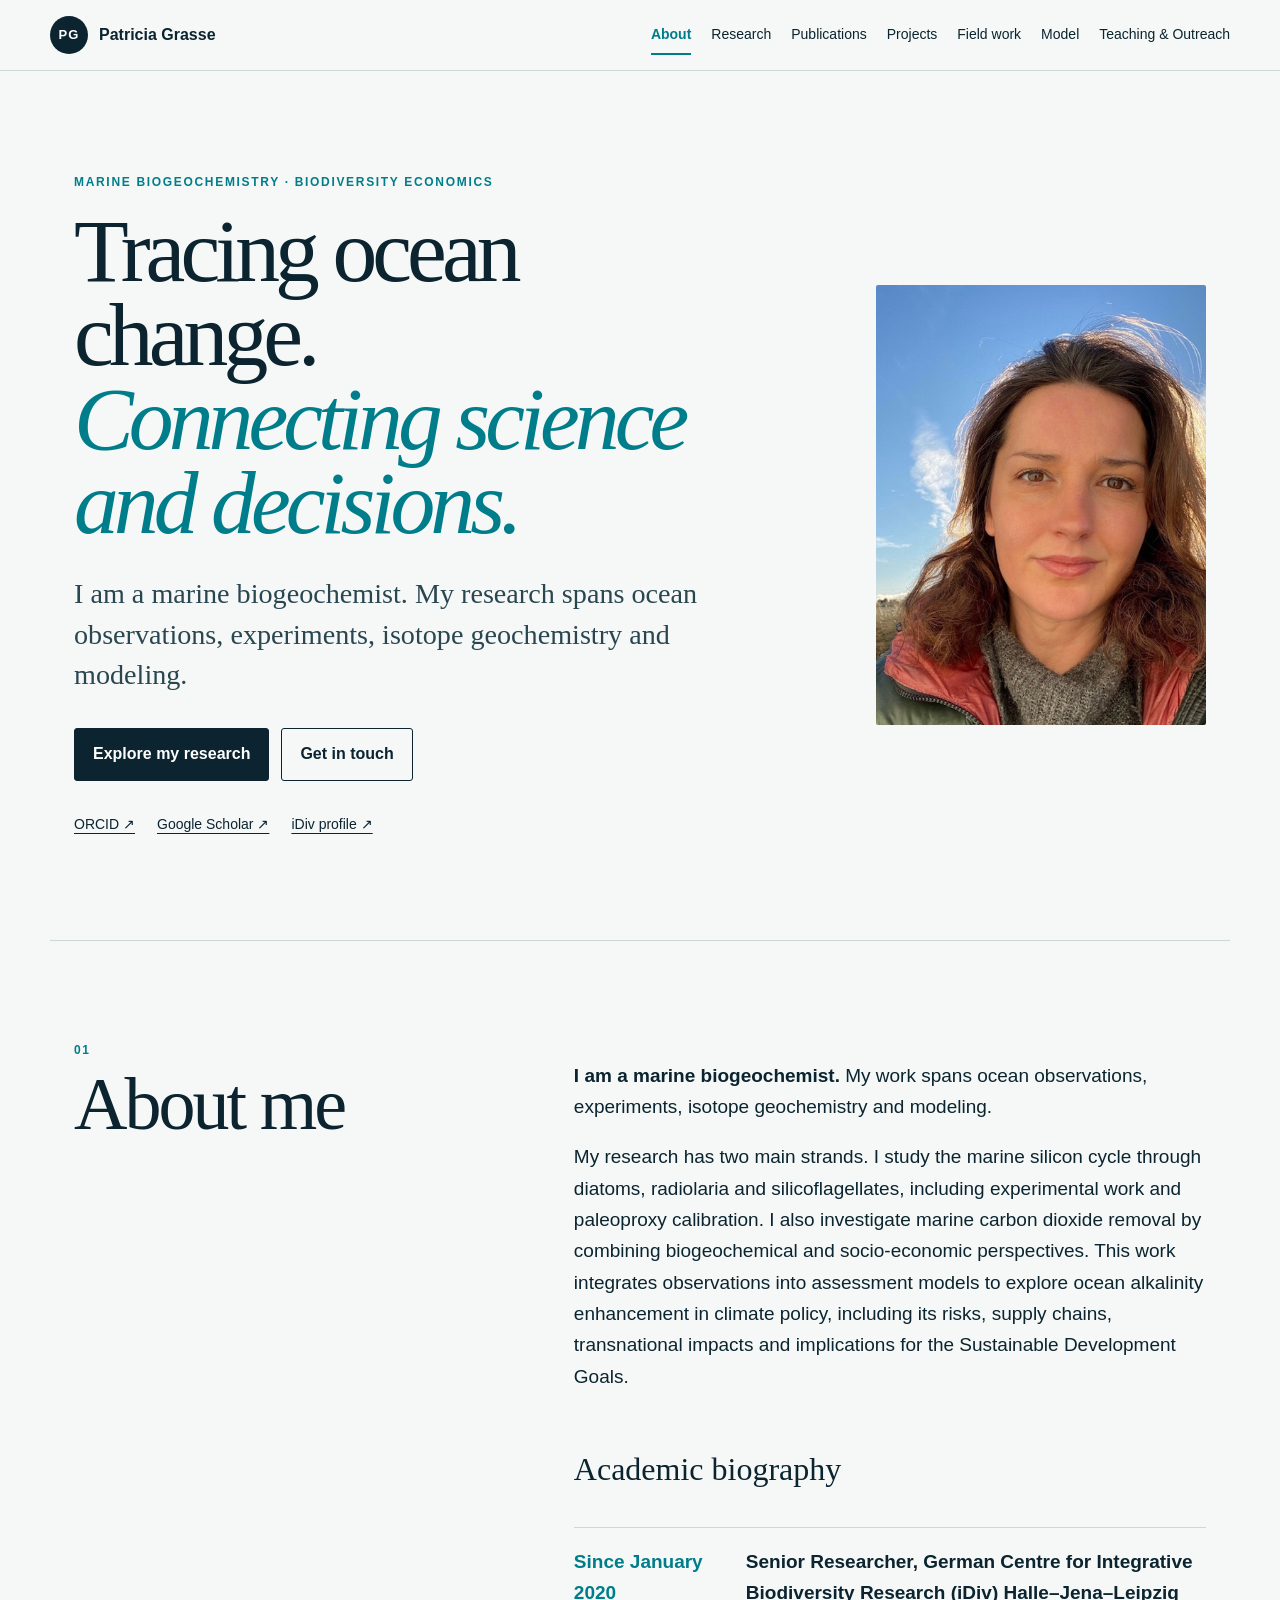
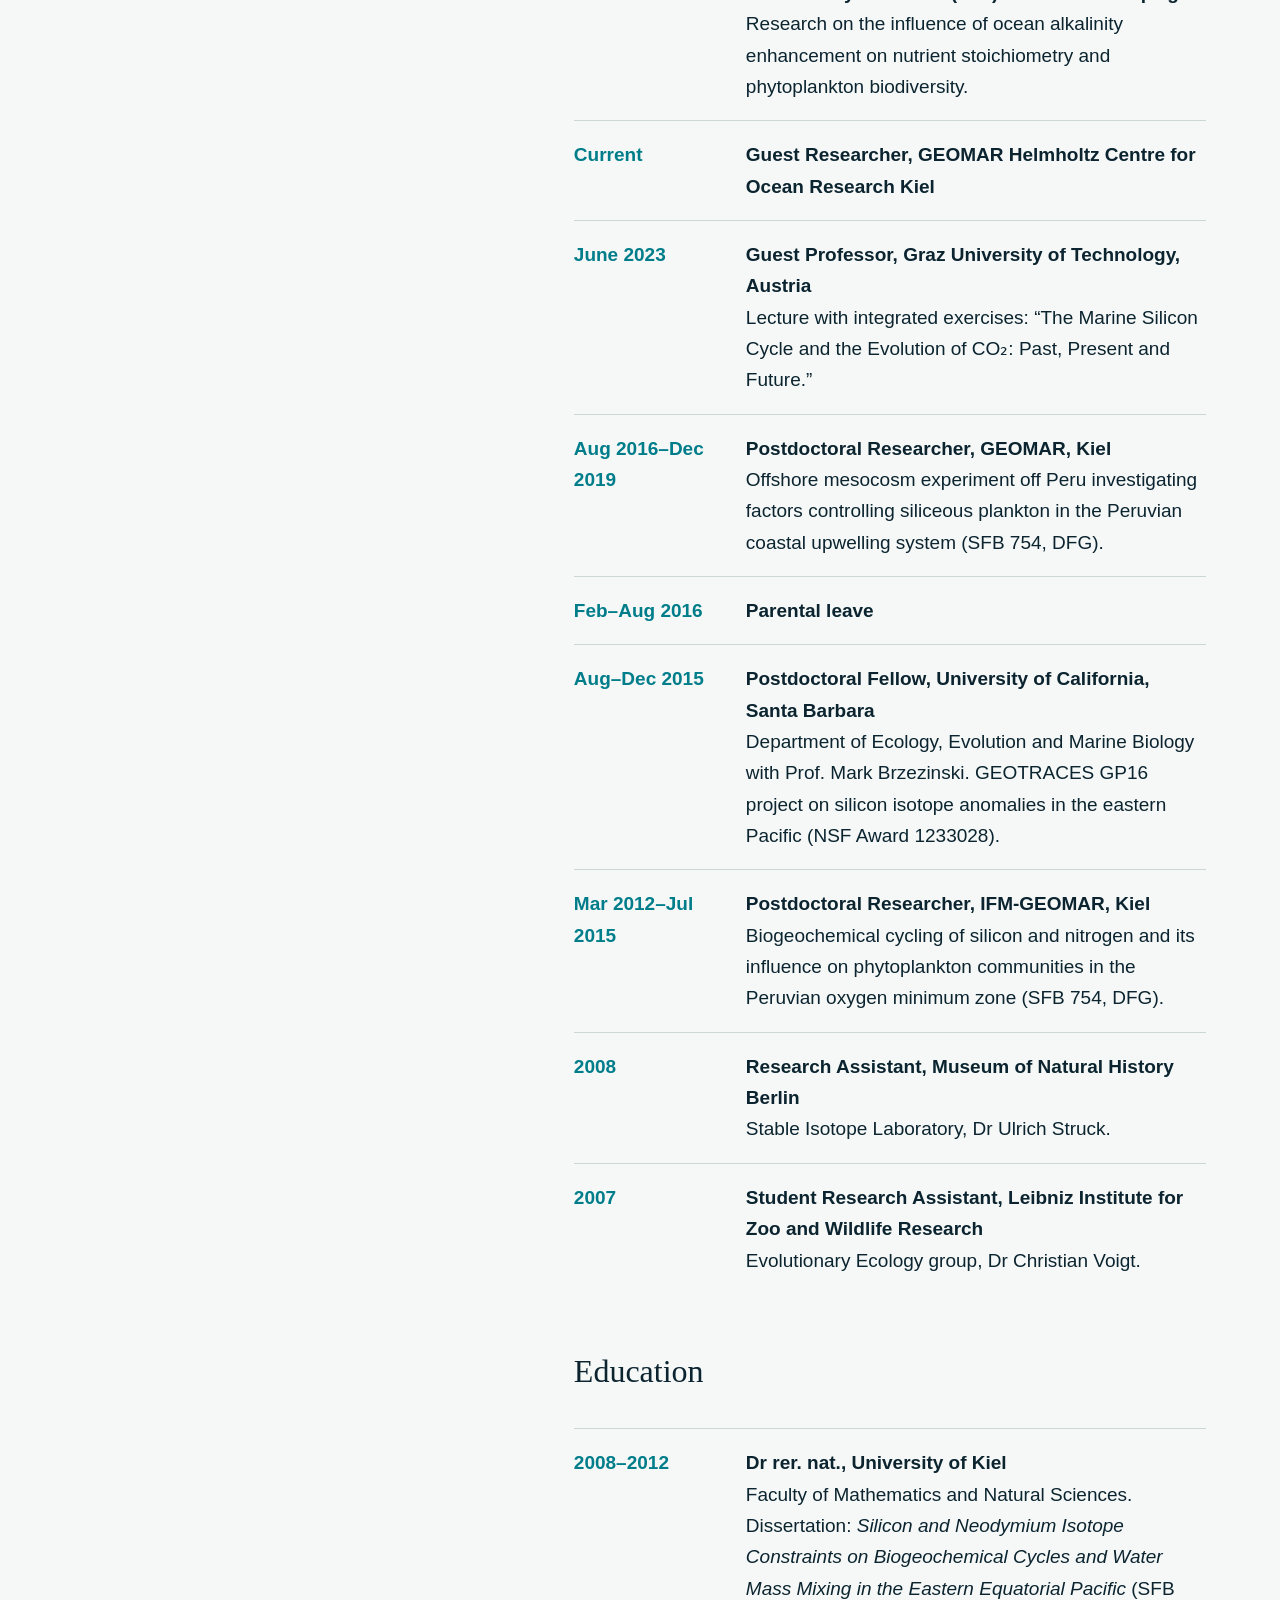
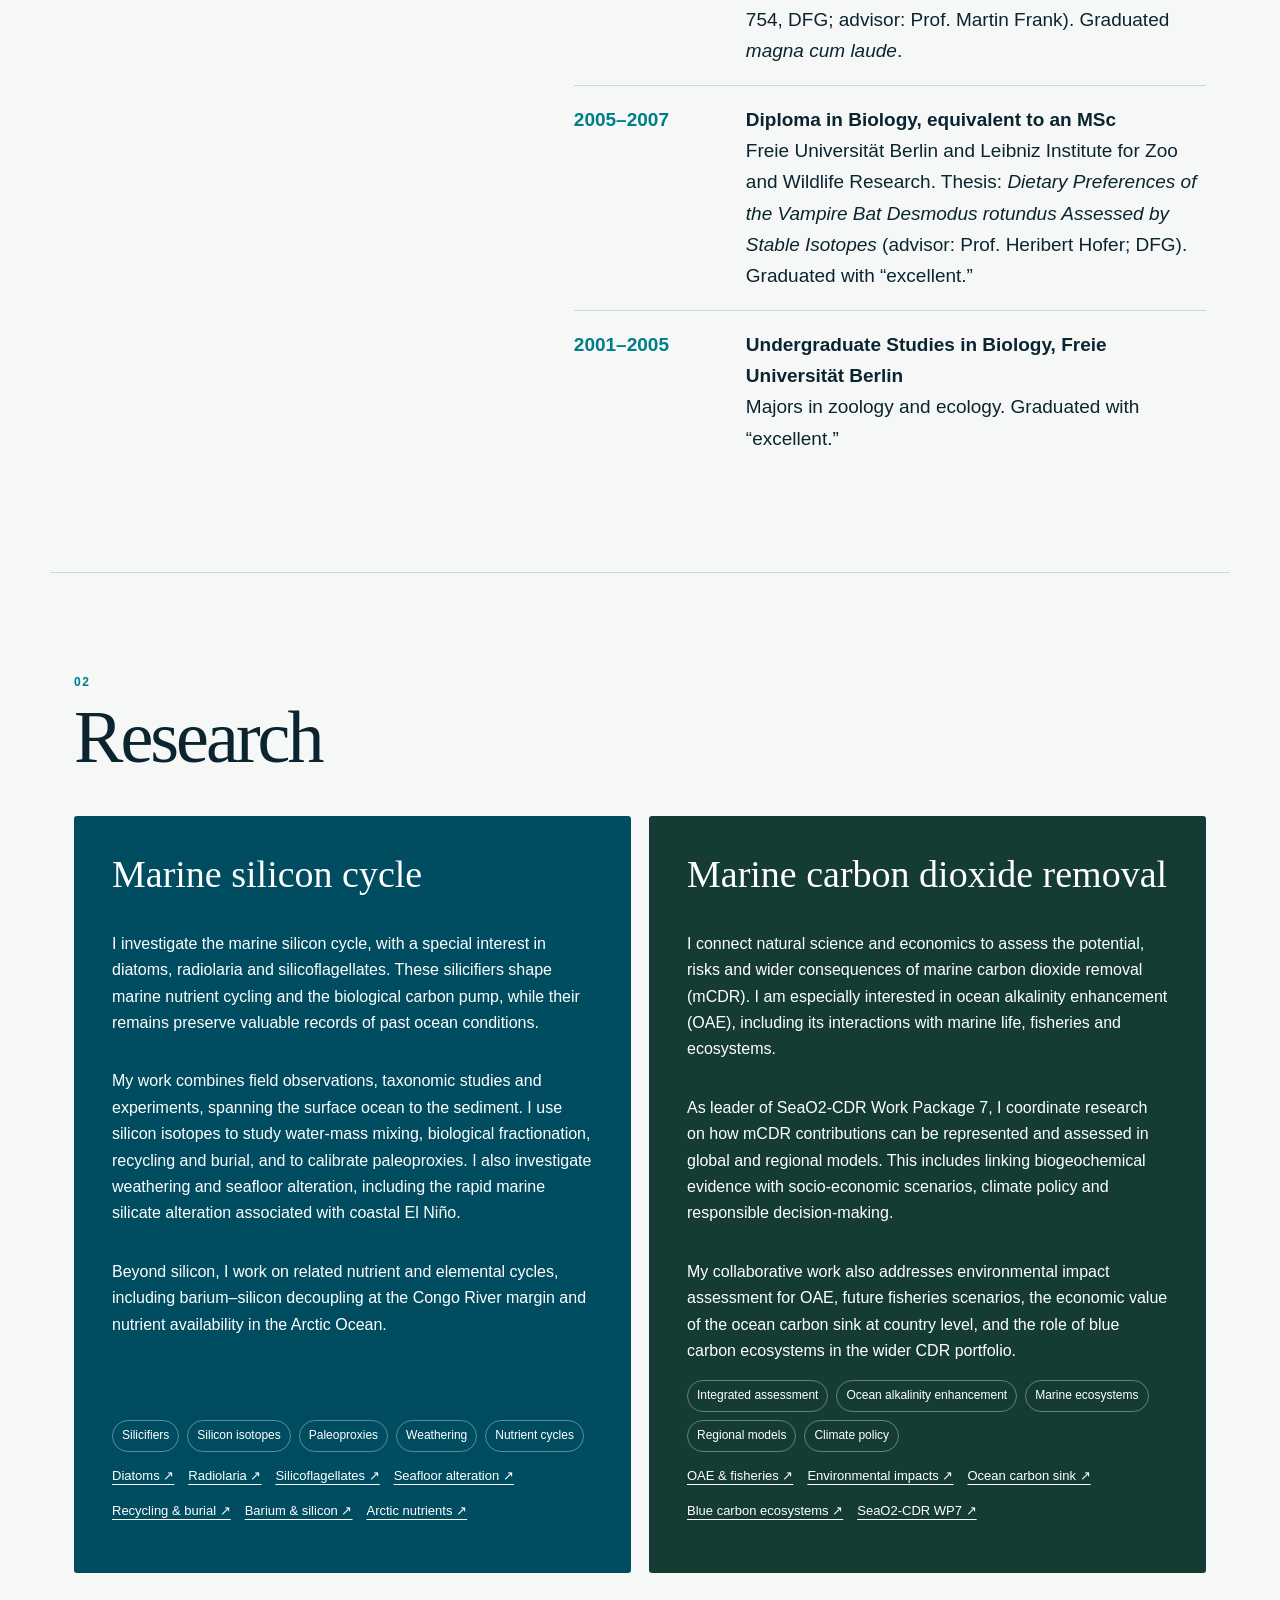
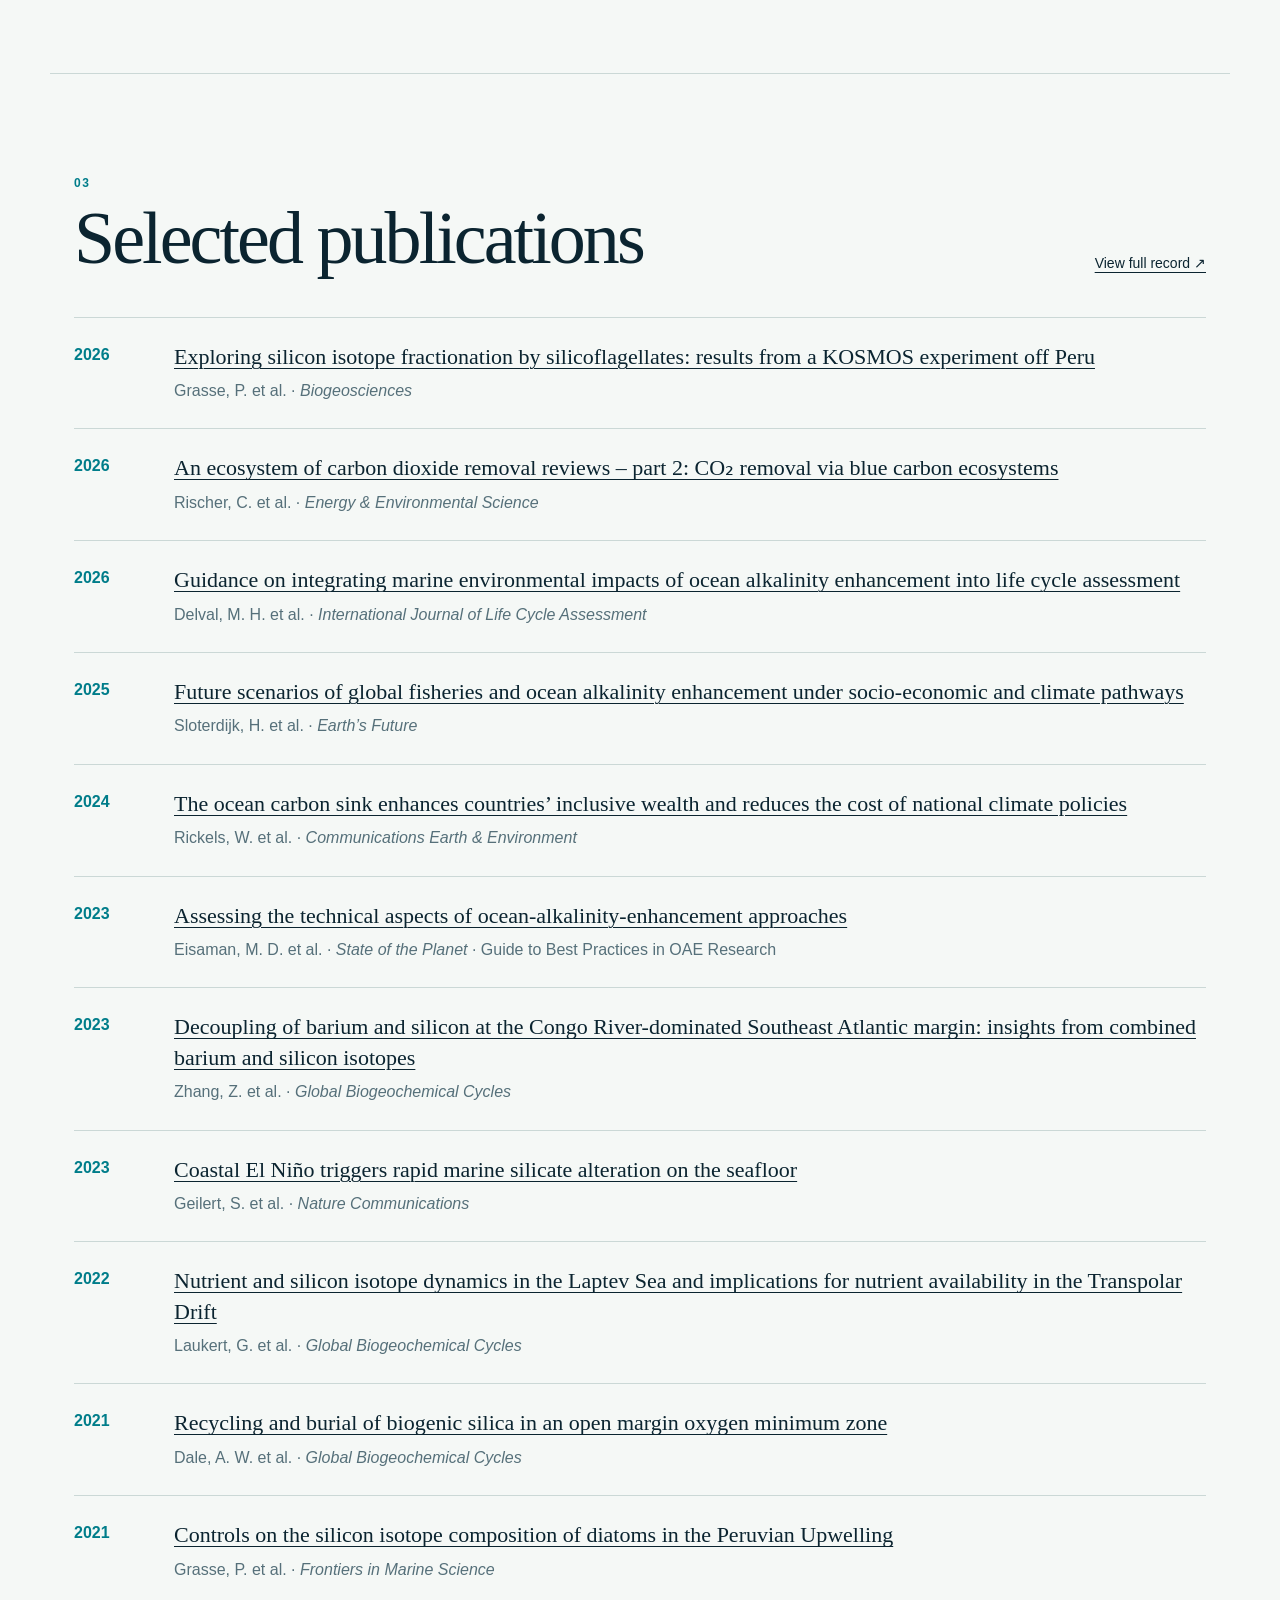
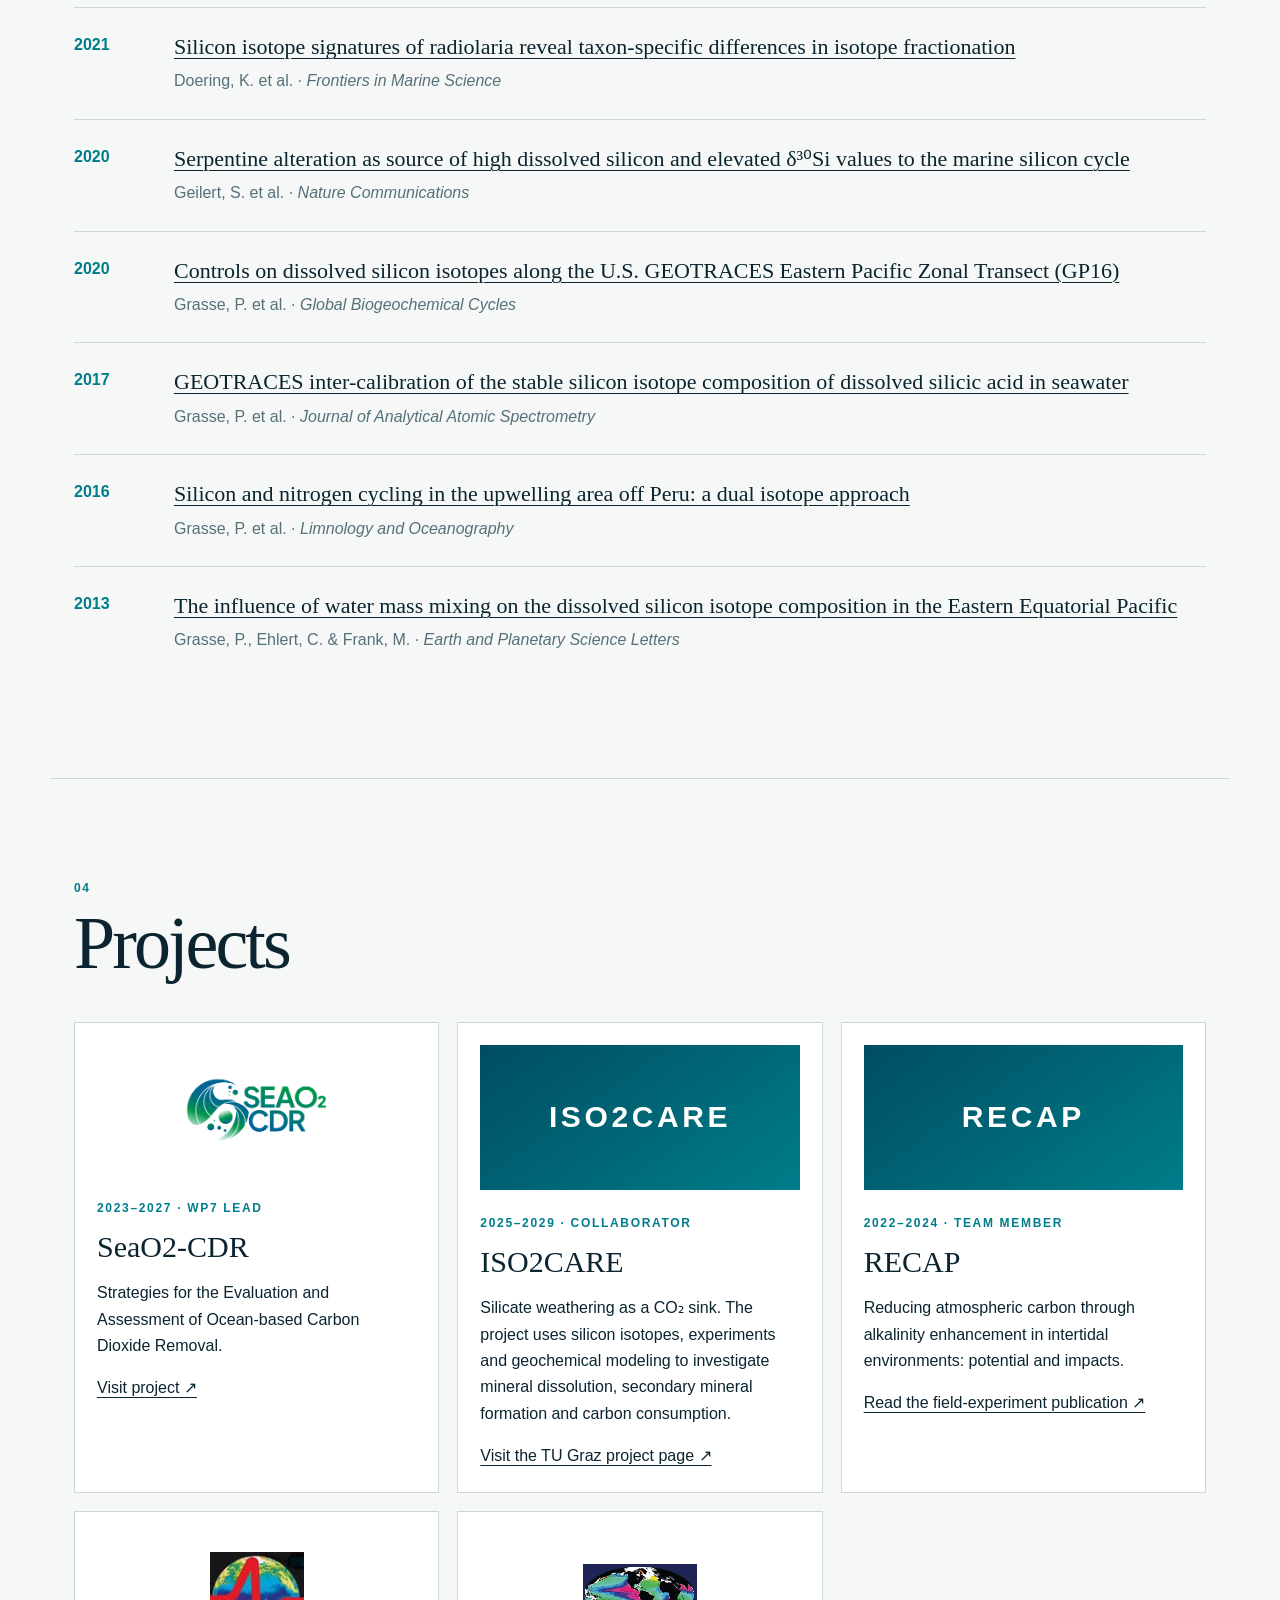
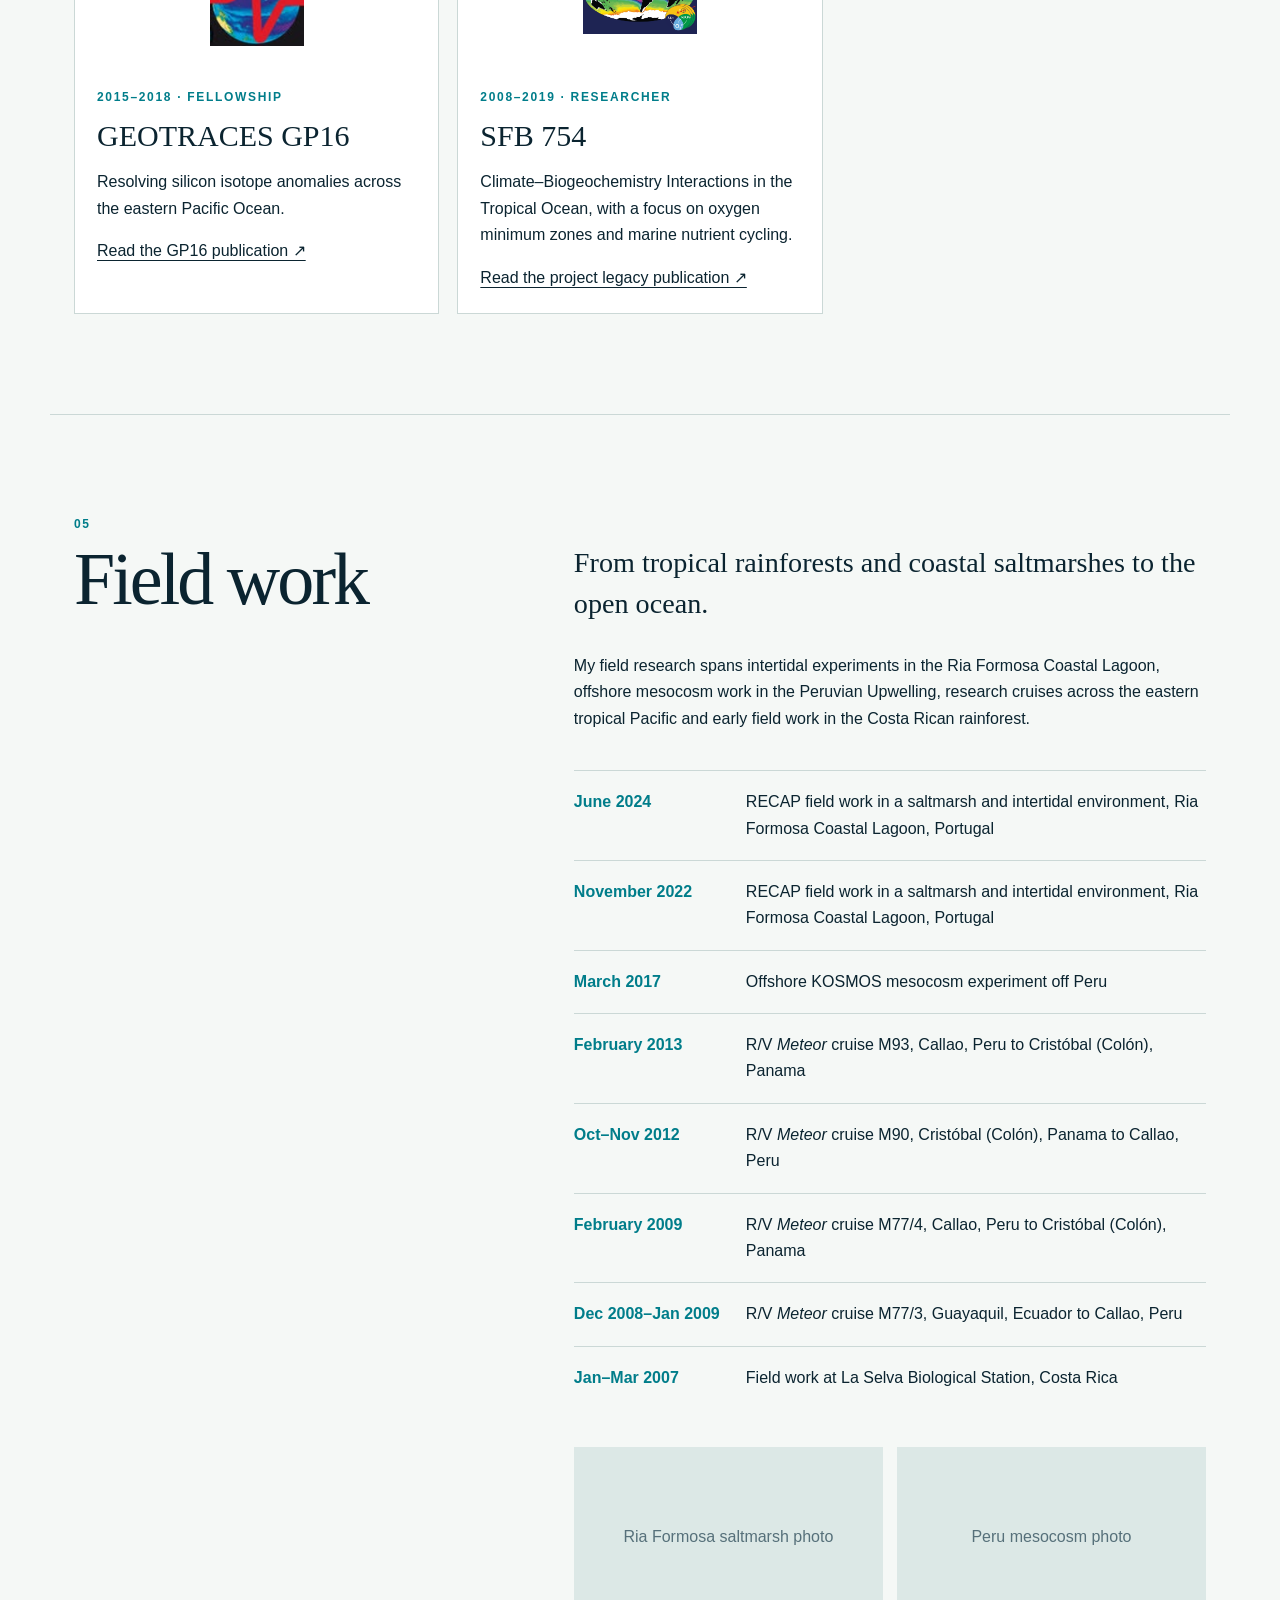
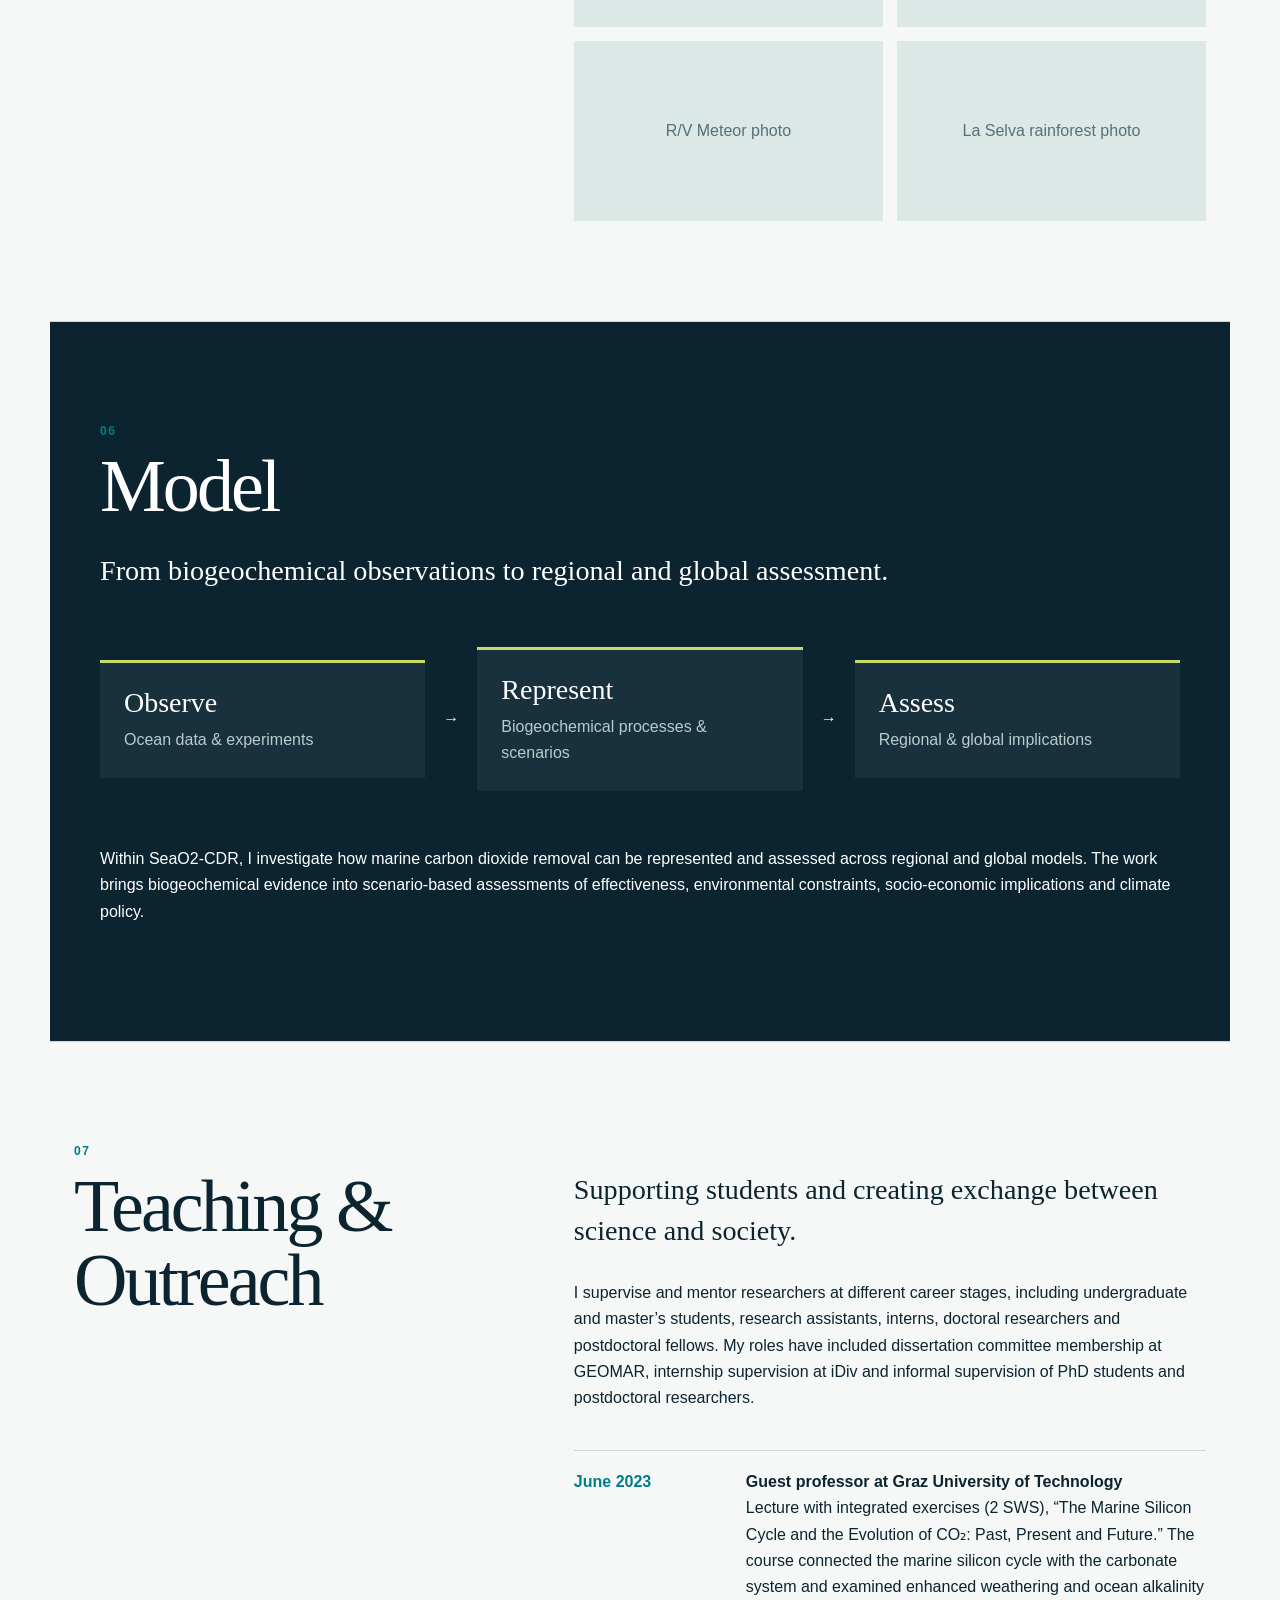
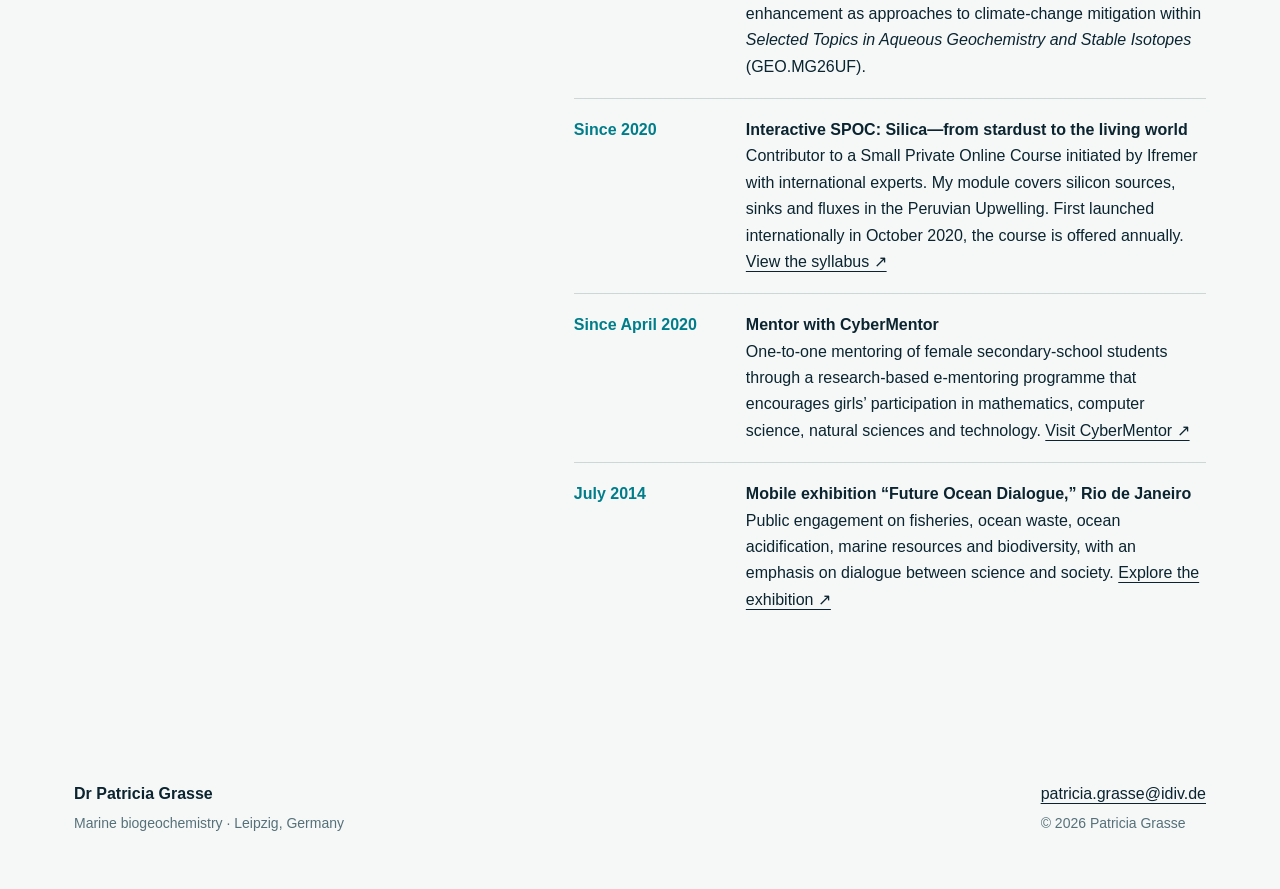
<file: index.html>
<!doctype html>
<html lang="en">
<head>
  <meta charset="utf-8">
  <meta name="viewport" content="width=device-width,initial-scale=1">
  <meta name="description" content="Dr Patricia Grasse — marine biogeochemistry, silicon cycling and marine carbon dioxide removal.">
  <title>Dr Patricia Grasse | Marine Biogeochemistry</title>
  <link rel="stylesheet" href="assets/style.css">
  <style>
    .portrait-photo {
      width: min(100%, 330px);
      aspect-ratio: 3 / 4;
      object-fit: cover;
      object-position: center;
      display: block;
      justify-self: end;
      border-radius: 2px;
    }
    @media (max-width: 850px) {
      .portrait-photo { justify-self: start; }
    }
    .project-grid { grid-template-columns: repeat(3, 1fr); }
    .project-logo {
      width: 100%;
      height: 130px;
      object-fit: contain;
      display: block;
      margin-bottom: 24px;
      padding: 18px;
      background: #fff;
    }
    .project-logo[src$="sfb754.png"] { padding: 30px; }
    .project-wordmark {
      height: 145px;
      display: grid;
      place-items: center;
      margin-bottom: 24px;
      background: linear-gradient(145deg, #004d61, #007d8a);
      color: #fff;
      font: 700 30px/1 Arial, sans-serif;
      letter-spacing: .12em;
    }
    @media (max-width: 1050px) {
      .project-grid { grid-template-columns: repeat(2, 1fr); }
    }
    @media (max-width: 850px) {
      .project-grid { grid-template-columns: 1fr; }
    }
    .field-timeline { margin: 38px 0 0; }
    .field-timeline > div {
      display: grid;
      grid-template-columns: 150px 1fr;
      gap: 22px;
      padding: 18px 0;
      border-top: 1px solid #cbd8d6;
    }
    .field-timeline dt { color: #007d8a; font-weight: 700; }
    .field-timeline dd { margin: 0; }
    .field-photo-placeholders {
      display: grid;
      grid-template-columns: repeat(2, 1fr);
      gap: 14px;
      margin-top: 38px;
    }
    .field-photo-placeholders div {
      min-height: 180px;
      display: grid;
      place-items: center;
      padding: 20px;
      background: #dce8e6;
      color: #56707a;
      text-align: center;
    }
    @media (max-width: 520px) {
      .field-timeline > div { grid-template-columns: 1fr; gap: 4px; }
      .field-photo-placeholders { grid-template-columns: 1fr; }
    }
    #navigation a {
      position: relative;
      transition: color .2s ease;
    }
    #navigation a.active {
      color: #007d8a;
      font-weight: 700;
    }
    #navigation a.active::after {
      content: "";
      position: absolute;
      left: 0;
      right: 0;
      bottom: -8px;
      height: 2px;
      background: #007d8a;
    }
    .prose > h3 {
      margin: 58px 0 10px;
      font: 32px/1.2 Georgia, serif;
    }
    @media (max-width: 850px) {
      #navigation a.active::after { bottom: -3px; right: auto; width: 28px; }
    }
  </style>
</head>
<body>
  <header class="site-header">
    <a class="brand" href="#top" aria-label="Patricia Grasse, home">
      <span class="brand-mark">PG</span>
      <span>Patricia Grasse</span>
    </a>
    <button class="menu-button" aria-expanded="false" aria-controls="navigation">Menu</button>
    <nav id="navigation" aria-label="Main navigation">
      <a href="#about">About</a><a href="#research">Research</a><a href="#publications">Publications</a>
      <a href="#projects">Projects</a><a href="#fieldwork">Field work</a><a href="#model">Model</a><a href="#teaching">Teaching &amp; Outreach</a>
    </nav>
  </header>

  <main id="top">
    <section class="hero" id="about">
      <div class="hero-copy">
        <p class="eyebrow">Marine biogeochemistry · Biodiversity economics</p>
        <h1>Tracing ocean change.<br><em>Connecting science and decisions.</em></h1>
        <p class="intro">I am a marine biogeochemist. My research spans ocean observations, experiments, isotope geochemistry and modeling.</p>
        <div class="actions">
          <a class="button primary" href="#research">Explore my research</a>
          <a class="button" href="mailto:patricia.grasse@idiv.de">Get in touch</a>
        </div>
        <ul class="quick-links" aria-label="Research profiles">
          <li><a href="https://orcid.org/0000-0002-1745-4418" target="_blank" rel="noreferrer">ORCID ↗</a></li>
          <li><a href="https://scholar.google.com/citations?user=klbRgMwAAAAJ&amp;hl=en" target="_blank" rel="noreferrer">Google Scholar ↗</a></li>
          <li><a href="https://www.idiv.de/staff/patricia-grasse/" target="_blank" rel="noreferrer">iDiv profile ↗</a></li>
        </ul>
      </div>
      <img class="portrait-photo" src="assets/patricia-grasse.jpg" alt="Portrait of Dr Patricia Grasse">
    </section>

    <section class="section split-heading">
      <div><p class="section-number">01</p><h2>About me</h2></div>
      <div class="prose">
        <p><strong>I am a marine biogeochemist.</strong> My work spans ocean observations, experiments, isotope geochemistry and modeling.</p>
        <p>My research has two main strands. I study the marine silicon cycle through diatoms, radiolaria and silicoflagellates, including experimental work and paleoproxy calibration. I also investigate marine carbon dioxide removal by combining biogeochemical and socio-economic perspectives. This work integrates observations into assessment models to explore ocean alkalinity enhancement in climate policy, including its risks, supply chains, transnational impacts and implications for the Sustainable Development Goals.</p>

        <h3>Academic biography</h3>
        <dl class="field-timeline">
          <div><dt>Since January 2020</dt><dd><strong>Senior Researcher, German Centre for Integrative Biodiversity Research (iDiv) Halle–Jena–Leipzig</strong><br>Research on the influence of ocean alkalinity enhancement on nutrient stoichiometry and phytoplankton biodiversity.</dd></div>
          <div><dt>Current</dt><dd><strong>Guest Researcher, GEOMAR Helmholtz Centre for Ocean Research Kiel</strong></dd></div>
          <div><dt>June 2023</dt><dd><strong>Guest Professor, Graz University of Technology, Austria</strong><br>Lecture with integrated exercises: “The Marine Silicon Cycle and the Evolution of CO₂: Past, Present and Future.”</dd></div>
          <div><dt>Aug 2016–Dec 2019</dt><dd><strong>Postdoctoral Researcher, GEOMAR, Kiel</strong><br>Offshore mesocosm experiment off Peru investigating factors controlling siliceous plankton in the Peruvian coastal upwelling system (SFB 754, DFG).</dd></div>
          <div><dt>Feb–Aug 2016</dt><dd><strong>Parental leave</strong></dd></div>
          <div><dt>Aug–Dec 2015</dt><dd><strong>Postdoctoral Fellow, University of California, Santa Barbara</strong><br>Department of Ecology, Evolution and Marine Biology with Prof. Mark Brzezinski. GEOTRACES GP16 project on silicon isotope anomalies in the eastern Pacific (NSF Award 1233028).</dd></div>
          <div><dt>Mar 2012–Jul 2015</dt><dd><strong>Postdoctoral Researcher, IFM-GEOMAR, Kiel</strong><br>Biogeochemical cycling of silicon and nitrogen and its influence on phytoplankton communities in the Peruvian oxygen minimum zone (SFB 754, DFG).</dd></div>
          <div><dt>2008</dt><dd><strong>Research Assistant, Museum of Natural History Berlin</strong><br>Stable Isotope Laboratory, Dr Ulrich Struck.</dd></div>
          <div><dt>2007</dt><dd><strong>Student Research Assistant, Leibniz Institute for Zoo and Wildlife Research</strong><br>Evolutionary Ecology group, Dr Christian Voigt.</dd></div>
        </dl>

        <h3>Education</h3>
        <dl class="field-timeline">
          <div><dt>2008–2012</dt><dd><strong>Dr rer. nat., University of Kiel</strong><br>Faculty of Mathematics and Natural Sciences. Dissertation: <i>Silicon and Neodymium Isotope Constraints on Biogeochemical Cycles and Water Mass Mixing in the Eastern Equatorial Pacific</i> (SFB 754, DFG; advisor: Prof. Martin Frank). Graduated <i>magna cum laude</i>.</dd></div>
          <div><dt>2005–2007</dt><dd><strong>Diploma in Biology, equivalent to an MSc</strong><br>Freie Universität Berlin and Leibniz Institute for Zoo and Wildlife Research. Thesis: <i>Dietary Preferences of the Vampire Bat Desmodus rotundus Assessed by Stable Isotopes</i> (advisor: Prof. Heribert Hofer; DFG). Graduated with “excellent.”</dd></div>
          <div><dt>2001–2005</dt><dd><strong>Undergraduate Studies in Biology, Freie Universität Berlin</strong><br>Majors in zoology and ecology. Graduated with “excellent.”</dd></div>
        </dl>
      </div>
    </section>

    <section class="section" id="research">
      <div class="section-title"><p class="section-number">02</p><h2>Research</h2></div>
      <div class="research-grid">
        <article class="research-card silicon">
          <h3>Marine silicon cycle</h3>
          <p>I investigate the marine silicon cycle, with a special interest in diatoms, radiolaria and silicoflagellates. These silicifiers shape marine nutrient cycling and the biological carbon pump, while their remains preserve valuable records of past ocean conditions.</p>
          <p>My work combines field observations, taxonomic studies and experiments, spanning the surface ocean to the sediment. I use silicon isotopes to study water-mass mixing, biological fractionation, recycling and burial, and to calibrate paleoproxies. I also investigate weathering and seafloor alteration, including the rapid marine silicate alteration associated with coastal El Niño.</p>
          <p>Beyond silicon, I work on related nutrient and elemental cycles, including barium–silicon decoupling at the Congo River margin and nutrient availability in the Arctic Ocean.</p>
          <div class="tags"><span>Silicifiers</span><span>Silicon isotopes</span><span>Paleoproxies</span><span>Weathering</span><span>Nutrient cycles</span></div>
          <p class="references"><a href="https://doi.org/10.3389/fmars.2021.697400">Diatoms ↗</a> <a href="https://doi.org/10.3389/fmars.2021.666896">Radiolaria ↗</a> <a href="https://doi.org/10.5194/bg-23-5515-2026">Silicoflagellates ↗</a> <a href="https://doi.org/10.1038/s41467-023-37186-5">Seafloor alteration ↗</a> <a href="https://doi.org/10.1029/2020GB006583">Recycling &amp; burial ↗</a> <a href="https://doi.org/10.1029/2022GB007610">Barium &amp; silicon ↗</a> <a href="https://doi.org/10.1029/2022GB007316">Arctic nutrients ↗</a></p>
        </article>
        <article class="research-card carbon">
          <h3>Marine carbon dioxide removal</h3>
          <p>I connect natural science and economics to assess the potential, risks and wider consequences of marine carbon dioxide removal (mCDR). I am especially interested in ocean alkalinity enhancement (OAE), including its interactions with marine life, fisheries and ecosystems.</p>
          <p>As leader of SeaO2-CDR Work Package 7, I coordinate research on how mCDR contributions can be represented and assessed in global and regional models. This includes linking biogeochemical evidence with socio-economic scenarios, climate policy and responsible decision-making.</p>
          <p>My collaborative work also addresses environmental impact assessment for OAE, future fisheries scenarios, the economic value of the ocean carbon sink at country level, and the role of blue carbon ecosystems in the wider CDR portfolio.</p>
          <div class="tags"><span>Integrated assessment</span><span>Ocean alkalinity enhancement</span><span>Marine ecosystems</span><span>Regional models</span><span>Climate policy</span></div>
          <p class="references"><a href="https://doi.org/10.1029/2024EF005478">OAE &amp; fisheries ↗</a> <a href="https://doi.org/10.1007/s11367-026-02707-z">Environmental impacts ↗</a> <a href="https://doi.org/10.1038/s43247-024-01674-3">Ocean carbon sink ↗</a> <a href="https://doi.org/10.1039/D5EE04922A">Blue carbon ecosystems ↗</a> <a href="https://seao2-cdr.eu/work-packages/" target="_blank" rel="noreferrer">SeaO2-CDR WP7 ↗</a></p>
        </article>
      </div>
    </section>

    <section class="section" id="publications">
      <div class="section-title row"><div><p class="section-number">03</p><h2>Selected publications</h2></div><a class="text-link" href="https://scholar.google.com/citations?user=klbRgMwAAAAJ&amp;hl=en">View full record ↗</a></div>
      <ol class="publication-list">
        <li><time>2026</time><div><a href="https://doi.org/10.5194/bg-23-5515-2026">Exploring silicon isotope fractionation by silicoflagellates: results from a KOSMOS experiment off Peru</a><p>Grasse, P. et al. · <i>Biogeosciences</i></p></div></li>
        <li><time>2026</time><div><a href="https://doi.org/10.1039/D5EE04922A">An ecosystem of carbon dioxide removal reviews – part 2: CO₂ removal via blue carbon ecosystems</a><p>Rischer, C. et al. · <i>Energy &amp; Environmental Science</i></p></div></li>
        <li><time>2026</time><div><a href="https://doi.org/10.1007/s11367-026-02707-z">Guidance on integrating marine environmental impacts of ocean alkalinity enhancement into life cycle assessment</a><p>Delval, M. H. et al. · <i>International Journal of Life Cycle Assessment</i></p></div></li>
        <li><time>2025</time><div><a href="https://doi.org/10.1029/2024EF005478">Future scenarios of global fisheries and ocean alkalinity enhancement under socio-economic and climate pathways</a><p>Sloterdijk, H. et al. · <i>Earth’s Future</i></p></div></li>
        <li><time>2024</time><div><a href="https://doi.org/10.1038/s43247-024-01674-3">The ocean carbon sink enhances countries’ inclusive wealth and reduces the cost of national climate policies</a><p>Rickels, W. et al. · <i>Communications Earth &amp; Environment</i></p></div></li>
        <li><time>2023</time><div><a href="https://doi.org/10.5194/sp-2-oae2023-3-2023">Assessing the technical aspects of ocean-alkalinity-enhancement approaches</a><p>Eisaman, M. D. et al. · <i>State of the Planet</i> · Guide to Best Practices in OAE Research</p></div></li>
        <li><time>2023</time><div><a href="https://doi.org/10.1029/2022GB007610">Decoupling of barium and silicon at the Congo River-dominated Southeast Atlantic margin: insights from combined barium and silicon isotopes</a><p>Zhang, Z. et al. · <i>Global Biogeochemical Cycles</i></p></div></li>
        <li><time>2023</time><div><a href="https://doi.org/10.1038/s41467-023-37186-5">Coastal El Niño triggers rapid marine silicate alteration on the seafloor</a><p>Geilert, S. et al. · <i>Nature Communications</i></p></div></li>
        <li><time>2022</time><div><a href="https://doi.org/10.1029/2022GB007316">Nutrient and silicon isotope dynamics in the Laptev Sea and implications for nutrient availability in the Transpolar Drift</a><p>Laukert, G. et al. · <i>Global Biogeochemical Cycles</i></p></div></li>
        <li><time>2021</time><div><a href="https://doi.org/10.1029/2020GB006583">Recycling and burial of biogenic silica in an open margin oxygen minimum zone</a><p>Dale, A. W. et al. · <i>Global Biogeochemical Cycles</i></p></div></li>
        <li><time>2021</time><div><a href="https://doi.org/10.3389/fmars.2021.697400">Controls on the silicon isotope composition of diatoms in the Peruvian Upwelling</a><p>Grasse, P. et al. · <i>Frontiers in Marine Science</i></p></div></li>
        <li><time>2021</time><div><a href="https://doi.org/10.3389/fmars.2021.666896">Silicon isotope signatures of radiolaria reveal taxon-specific differences in isotope fractionation</a><p>Doering, K. et al. · <i>Frontiers in Marine Science</i></p></div></li>
        <li><time>2020</time><div><a href="https://doi.org/10.1038/s41467-020-18804-y">Serpentine alteration as source of high dissolved silicon and elevated δ³⁰Si values to the marine silicon cycle</a><p>Geilert, S. et al. · <i>Nature Communications</i></p></div></li>
        <li><time>2020</time><div><a href="https://doi.org/10.1029/2020GB006538">Controls on dissolved silicon isotopes along the U.S. GEOTRACES Eastern Pacific Zonal Transect (GP16)</a><p>Grasse, P. et al. · <i>Global Biogeochemical Cycles</i></p></div></li>
        <li><time>2017</time><div><a href="https://doi.org/10.1039/C6JA00302H">GEOTRACES inter-calibration of the stable silicon isotope composition of dissolved silicic acid in seawater</a><p>Grasse, P. et al. · <i>Journal of Analytical Atomic Spectrometry</i></p></div></li>
        <li><time>2016</time><div><a href="https://doi.org/10.1002/lno.10324">Silicon and nitrogen cycling in the upwelling area off Peru: a dual isotope approach</a><p>Grasse, P. et al. · <i>Limnology and Oceanography</i></p></div></li>
        <li><time>2013</time><div><a href="https://doi.org/10.1016/j.epsl.2013.07.033">The influence of water mass mixing on the dissolved silicon isotope composition in the Eastern Equatorial Pacific</a><p>Grasse, P., Ehlert, C. &amp; Frank, M. · <i>Earth and Planetary Science Letters</i></p></div></li>
      </ol>
    </section>

    <section class="section" id="projects">
      <div class="section-title"><p class="section-number">04</p><h2>Projects</h2></div>
      <div class="project-grid">
        <article>
          <img class="project-logo" src="assets/seao2-cdr.png" alt="SeaO2-CDR project logo">
          <p class="meta">2023–2027 · WP7 lead</p><h3>SeaO2-CDR</h3>
          <p>Strategies for the Evaluation and Assessment of Ocean-based Carbon Dioxide Removal.</p>
          <a href="https://seao2-cdr.eu/" target="_blank" rel="noreferrer">Visit project ↗</a>
        </article>
        <article>
          <div class="project-wordmark" aria-label="ISO2CARE project">ISO2CARE</div>
          <p class="meta">2025–2029 · Collaborator</p><h3>ISO2CARE</h3>
          <p>Silicate weathering as a CO₂ sink. The project uses silicon isotopes, experiments and geochemical modeling to investigate mineral dissolution, secondary mineral formation and carbon consumption.</p>
          <a href="https://online.tugraz.at/tug_online/fdb_detail.ansicht?cvfanr=F57636&amp;cvorgnr=2387&amp;sprache=2" target="_blank" rel="noreferrer">Visit the TU Graz project page ↗</a>
        </article>
        <article>
          <div class="project-wordmark" aria-label="RECAP project">RECAP</div>
          <p class="meta">2022–2024 · Team member</p><h3>RECAP</h3>
          <p>Reducing atmospheric carbon through alkalinity enhancement in intertidal environments: potential and impacts.</p>
          <a href="https://doi.org/10.5194/egusphere-egu23-7254" target="_blank" rel="noreferrer">Read the field-experiment publication ↗</a>
        </article>
        <article>
          <img class="project-logo" src="assets/geotraces.jpg" alt="GEOTRACES project logo">
          <p class="meta">2015–2018 · Fellowship</p><h3>GEOTRACES GP16</h3>
          <p>Resolving silicon isotope anomalies across the eastern Pacific Ocean.</p>
          <a href="https://doi.org/10.1029/2020GB006538" target="_blank" rel="noreferrer">Read the GP16 publication ↗</a>
        </article>
        <article>
          <img class="project-logo" src="assets/sfb754.png" alt="SFB 754 project logo">
          <p class="meta">2008–2019 · Researcher</p><h3>SFB 754</h3>
          <p>Climate–Biogeochemistry Interactions in the Tropical Ocean, with a focus on oxygen minimum zones and marine nutrient cycling.</p>
          <a href="https://doi.org/10.3389/fmars.2021.723304" target="_blank" rel="noreferrer">Read the project legacy publication ↗</a>
        </article>
      </div>
    </section>

    <section class="section two-column" id="fieldwork">
      <div><p class="section-number">05</p><h2>Field work</h2></div>
      <div>
        <p class="lead">From tropical rainforests and coastal saltmarshes to the open ocean.</p>
        <p>My field research spans intertidal experiments in the Ria Formosa Coastal Lagoon, offshore mesocosm work in the Peruvian Upwelling, research cruises across the eastern tropical Pacific and early field work in the Costa Rican rainforest.</p>
        <dl class="field-timeline">
          <div><dt>June 2024</dt><dd>RECAP field work in a saltmarsh and intertidal environment, Ria Formosa Coastal Lagoon, Portugal</dd></div>
          <div><dt>November 2022</dt><dd>RECAP field work in a saltmarsh and intertidal environment, Ria Formosa Coastal Lagoon, Portugal</dd></div>
          <div><dt>March 2017</dt><dd>Offshore KOSMOS mesocosm experiment off Peru</dd></div>
          <div><dt>February 2013</dt><dd>R/V <i>Meteor</i> cruise M93, Callao, Peru to Cristóbal (Colón), Panama</dd></div>
          <div><dt>Oct–Nov 2012</dt><dd>R/V <i>Meteor</i> cruise M90, Cristóbal (Colón), Panama to Callao, Peru</dd></div>
          <div><dt>February 2009</dt><dd>R/V <i>Meteor</i> cruise M77/4, Callao, Peru to Cristóbal (Colón), Panama</dd></div>
          <div><dt>Dec 2008–Jan 2009</dt><dd>R/V <i>Meteor</i> cruise M77/3, Guayaquil, Ecuador to Callao, Peru</dd></div>
          <div><dt>Jan–Mar 2007</dt><dd>Field work at La Selva Biological Station, Costa Rica</dd></div>
        </dl>
        <div class="field-photo-placeholders" aria-label="Placeholders for future fieldwork photographs">
          <div>Ria Formosa saltmarsh photo</div>
          <div>Peru mesocosm photo</div>
          <div>R/V Meteor photo</div>
          <div>La Selva rainforest photo</div>
        </div>
      </div>
    </section>

    <section class="section model-section" id="model">
      <div><p class="section-number">06</p><h2>Model</h2><p class="lead">From biogeochemical observations to regional and global assessment.</p></div>
      <div class="model-flow" aria-label="Research model workflow">
        <div><strong>Observe</strong><span>Ocean data &amp; experiments</span></div><b>→</b><div><strong>Represent</strong><span>Biogeochemical processes &amp; scenarios</span></div><b>→</b><div><strong>Assess</strong><span>Regional &amp; global implications</span></div>
      </div>
      <p>Within SeaO2-CDR, I investigate how marine carbon dioxide removal can be represented and assessed across regional and global models. The work brings biogeochemical evidence into scenario-based assessments of effectiveness, environmental constraints, socio-economic implications and climate policy.</p>
    </section>

    <section class="section two-column" id="teaching">
      <div><p class="section-number">07</p><h2>Teaching &amp; Outreach</h2></div>
      <div>
        <p class="lead">Supporting students and creating exchange between science and society.</p>
        <p>I supervise and mentor researchers at different career stages, including undergraduate and master’s students, research assistants, interns, doctoral researchers and postdoctoral fellows. My roles have included dissertation committee membership at GEOMAR, internship supervision at iDiv and informal supervision of PhD students and postdoctoral researchers.</p>
        <dl class="field-timeline">
          <div>
            <dt>June 2023</dt>
            <dd><strong>Guest professor at Graz University of Technology</strong><br>Lecture with integrated exercises (2 SWS), “The Marine Silicon Cycle and the Evolution of CO₂: Past, Present and Future.” The course connected the marine silicon cycle with the carbonate system and examined enhanced weathering and ocean alkalinity enhancement as approaches to climate-change mitigation within <i>Selected Topics in Aqueous Geochemistry and Stable Isotopes</i> (GEO.MG26UF).</dd>
          </div>
          <div>
            <dt>Since 2020</dt>
            <dd><strong>Interactive SPOC: Silica—from stardust to the living world</strong><br>Contributor to a Small Private Online Course initiated by Ifremer with international experts. My module covers silicon sources, sinks and fluxes in the Peruvian Upwelling. First launched internationally in October 2020, the course is offered annually. <a href="https://www.isblue.fr/wp-content/uploads/2020/10/Silica-School-Syllabus4.pdf" target="_blank" rel="noreferrer">View the syllabus ↗</a></dd>
          </div>
          <div>
            <dt>Since April 2020</dt>
            <dd><strong>Mentor with CyberMentor</strong><br>One-to-one mentoring of female secondary-school students through a research-based e-mentoring programme that encourages girls’ participation in mathematics, computer science, natural sciences and technology. <a href="https://www.cybermentor.de/" target="_blank" rel="noreferrer">Visit CyberMentor ↗</a></dd>
          </div>
          <div>
            <dt>July 2014</dt>
            <dd><strong>Mobile exhibition “Future Ocean Dialogue,” Rio de Janeiro</strong><br>Public engagement on fisheries, ocean waste, ocean acidification, marine resources and biodiversity, with an emphasis on dialogue between science and society. <a href="https://www.futureocean.org/dialogue/en/" target="_blank" rel="noreferrer">Explore the exhibition ↗</a></dd>
          </div>
        </dl>
      </div>
    </section>
  </main>

  <footer><div><strong>Dr Patricia Grasse</strong><p>Marine biogeochemistry · Leipzig, Germany</p></div><div><a href="mailto:patricia.grasse@idiv.de">patricia.grasse@idiv.de</a><p>© <span id="year"></span> Patricia Grasse</p></div></footer>
  <script>
    const button = document.querySelector('.menu-button');
    const nav = document.querySelector('#navigation');
    const navLinks = [...(nav?.querySelectorAll('a[href^="#"]') || [])];

    button?.addEventListener('click', () => {
      const open = nav.classList.toggle('open');
      button.setAttribute('aria-expanded', String(open));
    });

    navLinks.forEach((link) => link.addEventListener('click', () => {
      nav.classList.remove('open');
      button?.setAttribute('aria-expanded', 'false');
    }));

    const sections = navLinks
      .map((link) => document.querySelector(link.getAttribute('href')))
      .filter(Boolean);

    function highlightCurrentSection() {
      const marker = window.scrollY + 140;
      let current = sections[0]?.id;
      sections.forEach((section) => {
        if (section.offsetTop <= marker) current = section.id;
      });
      navLinks.forEach((link) => {
        const active = link.getAttribute('href') === `#${current}`;
        link.classList.toggle('active', active);
        if (active) link.setAttribute('aria-current', 'location');
        else link.removeAttribute('aria-current');
      });
    }

    window.addEventListener('scroll', highlightCurrentSection, { passive: true });
    window.addEventListener('resize', highlightCurrentSection);
    highlightCurrentSection();
    document.getElementById('year').textContent = new Date().getFullYear();
  </script>
</body>
</html>
</file>
<file: assets/style.css>
:root{--ink:#0b2430;--muted:#56707a;--paper:#f5f8f6;--white:#fff;--sea:#007d8a;--deep:#004d61;--lime:#c6dc66;--line:#cbd8d6;--max:1180px}*{box-sizing:border-box}html{scroll-behavior:smooth}body{margin:0;background:var(--paper);color:var(--ink);font:16px/1.65 Arial,Helvetica,sans-serif}a{color:inherit;text-decoration-thickness:1px;text-underline-offset:4px}a:hover{color:var(--sea)}.site-header{position:sticky;top:0;z-index:10;display:flex;align-items:center;justify-content:space-between;gap:24px;padding:16px max(24px,calc((100vw - var(--max))/2));background:rgba(245,248,246,.94);border-bottom:1px solid var(--line);backdrop-filter:blur(12px)}.brand{display:flex;align-items:center;gap:11px;font-weight:700;text-decoration:none}.brand-mark{display:grid;place-items:center;width:38px;height:38px;border-radius:50%;background:var(--ink);color:#fff;font-size:13px;letter-spacing:.08em}nav{display:flex;gap:20px}nav a{font-size:14px;text-decoration:none}.menu-button{display:none;border:1px solid var(--line);background:transparent;padding:8px 12px;border-radius:4px}main,footer{max-width:var(--max);margin:auto}.hero{min-height:680px;display:grid;grid-template-columns:1.5fr .8fr;align-items:center;gap:9vw;padding:90px 24px}.eyebrow,.section-number,.meta{font-size:12px;font-weight:700;letter-spacing:.14em;text-transform:uppercase;color:var(--sea)}h1{max-width:790px;margin:16px 0 26px;font-family:Georgia,serif;font-size:clamp(50px,7vw,96px);line-height:.94;letter-spacing:-.055em;font-weight:400}h1 em{color:var(--sea);font-weight:400}.intro,.lead{font-family:Georgia,serif;font-size:clamp(20px,2.2vw,29px);line-height:1.45}.intro{max-width:760px;color:#294651}.actions{display:flex;gap:12px;margin:32px 0}.button{padding:12px 18px;border:1px solid var(--ink);border-radius:3px;text-decoration:none;font-weight:700}.button.primary{background:var(--ink);color:#fff}.quick-links{display:flex;gap:22px;padding:0;list-style:none;font-size:14px}.portrait-placeholder{aspect-ratio:3/4;display:flex;flex-direction:column;justify-content:flex-end;padding:25px;background:linear-gradient(145deg,#0b586a,#78b9b2);color:white;border-radius:2px}.portrait-placeholder span{font:40px Georgia,serif}.portrait-placeholder small{opacity:.8}.section{padding:100px 24px;border-top:1px solid var(--line);scroll-margin-top:65px}.section-title{margin-bottom:42px}.section-title.row{display:flex;align-items:end;justify-content:space-between;gap:20px}.section-number{margin:0 0 7px}.section h2{margin:0;font:400 clamp(42px,6vw,74px)/1 Georgia,serif;letter-spacing:-.04em}.split-heading,.two-column{display:grid;grid-template-columns:1fr 1.7fr;gap:10vw}.prose{font-size:19px}.research-grid{display:grid;grid-template-columns:1fr 1fr;gap:18px}.research-card{min-height:510px;padding:38px;border-radius:3px;color:#fff;display:flex;flex-direction:column}.research-card.silicon{background:var(--deep)}.research-card.carbon{background:#153b35}.card-index{margin:0 0 55px;color:var(--lime)}.research-card h3{font:38px/1.08 Georgia,serif;margin:0 0 20px}.research-card p{max-width:580px}.tags{display:flex;gap:8px;flex-wrap:wrap;margin-top:auto}.tags span{padding:5px 9px;border:1px solid rgba(255,255,255,.35);border-radius:20px;font-size:12px}.references{display:flex;gap:14px;flex-wrap:wrap;font-size:13px}.publication-list{padding:0;margin:0;list-style:none}.publication-list li{display:grid;grid-template-columns:80px 1fr;gap:20px;padding:24px 0;border-top:1px solid var(--line)}.publication-list time{color:var(--sea);font-weight:700}.publication-list a{font:22px/1.35 Georgia,serif}.publication-list p{margin:6px 0 0;color:var(--muted)}.text-link{font-size:14px}.project-grid{display:grid;grid-template-columns:repeat(3,1fr);gap:18px}.project-grid article{padding:22px;border:1px solid var(--line);background:var(--white)}.project-grid h3{font:30px Georgia,serif;margin:6px 0}.logo-placeholder{height:145px;display:grid;place-items:center;margin-bottom:24px;background:#e7eeec;color:var(--muted);font-size:13px}.photo-strip{display:grid;grid-template-columns:1fr 1fr;gap:14px;margin-top:35px}.photo-strip div{height:220px;display:grid;place-items:center;background:#dce8e6;color:var(--muted)}.model-section{background:var(--ink);color:#fff;max-width:none;padding-left:max(24px,calc((100vw - var(--max))/2));padding-right:max(24px,calc((100vw - var(--max))/2))}.model-flow{display:grid;grid-template-columns:1fr auto 1fr auto 1fr;align-items:center;gap:18px;margin:55px 0}.model-flow div{padding:24px;border-top:3px solid var(--lime);background:rgba(255,255,255,.06)}.model-flow strong,.model-flow span{display:block}.model-flow strong{font:28px Georgia,serif}.model-flow span{margin-top:8px;color:#b9cccf}.placeholder-note{display:flex;flex-direction:column;padding:25px;margin-top:28px;border-left:4px solid var(--lime);background:#e7eeec}.placeholder-note span{color:var(--muted)}footer{display:flex;justify-content:space-between;padding:50px 24px}footer p{margin:4px 0;color:var(--muted);font-size:14px}@media(max-width:850px){.menu-button{display:block}nav{display:none;position:absolute;left:0;right:0;top:71px;padding:18px 24px;background:var(--paper);border-bottom:1px solid var(--line);flex-direction:column}nav.open{display:flex}.hero{grid-template-columns:1fr;padding-top:60px}.portrait-placeholder{max-width:380px;width:100%}.split-heading,.two-column{grid-template-columns:1fr;gap:35px}.research-grid,.project-grid{grid-template-columns:1fr}.model-flow{grid-template-columns:1fr}.model-flow b{transform:rotate(90deg);justify-self:center}.section{padding-top:72px;padding-bottom:72px}}@media(max-width:520px){h1{font-size:48px}.actions,.quick-links,.section-title.row,footer{align-items:flex-start;flex-direction:column}.research-card{padding:26px}.publication-list li{grid-template-columns:55px 1fr}.photo-strip{grid-template-columns:1fr}.site-header{padding-left:16px;padding-right:16px}}
</file>
